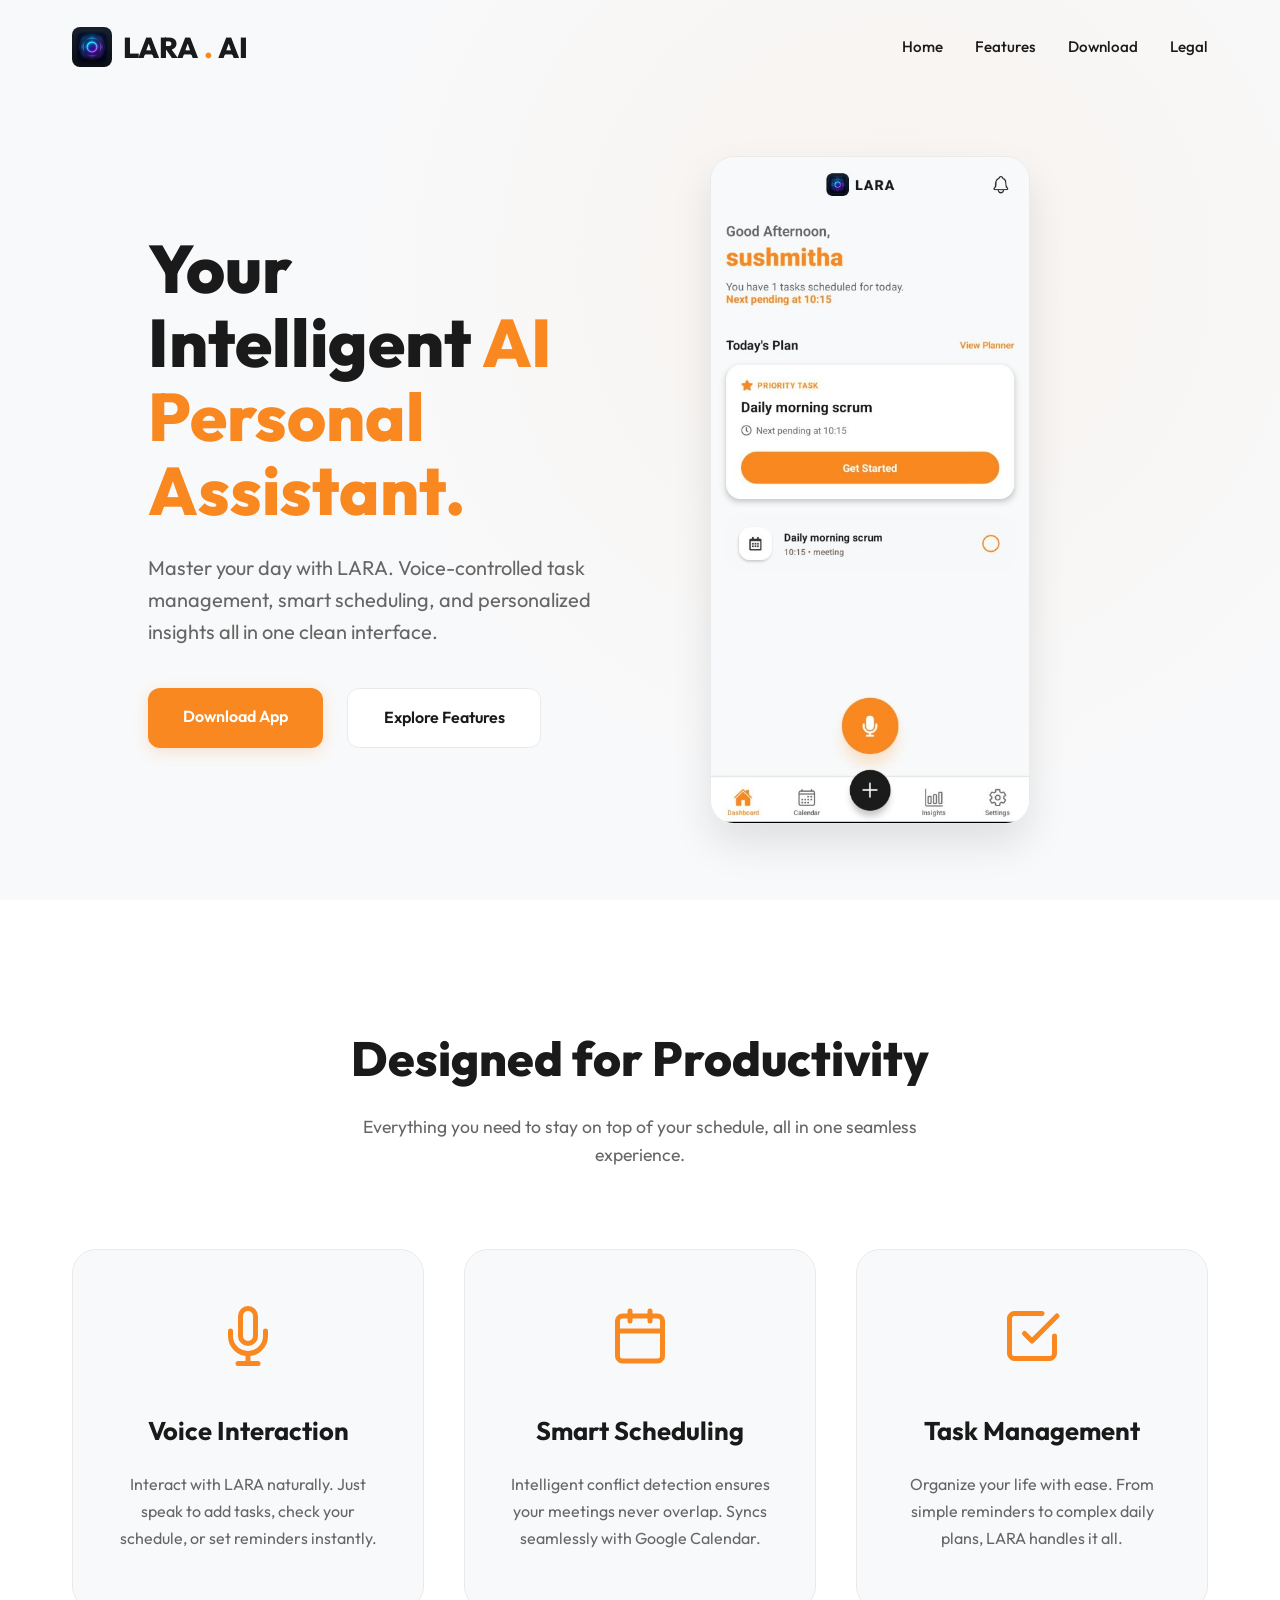
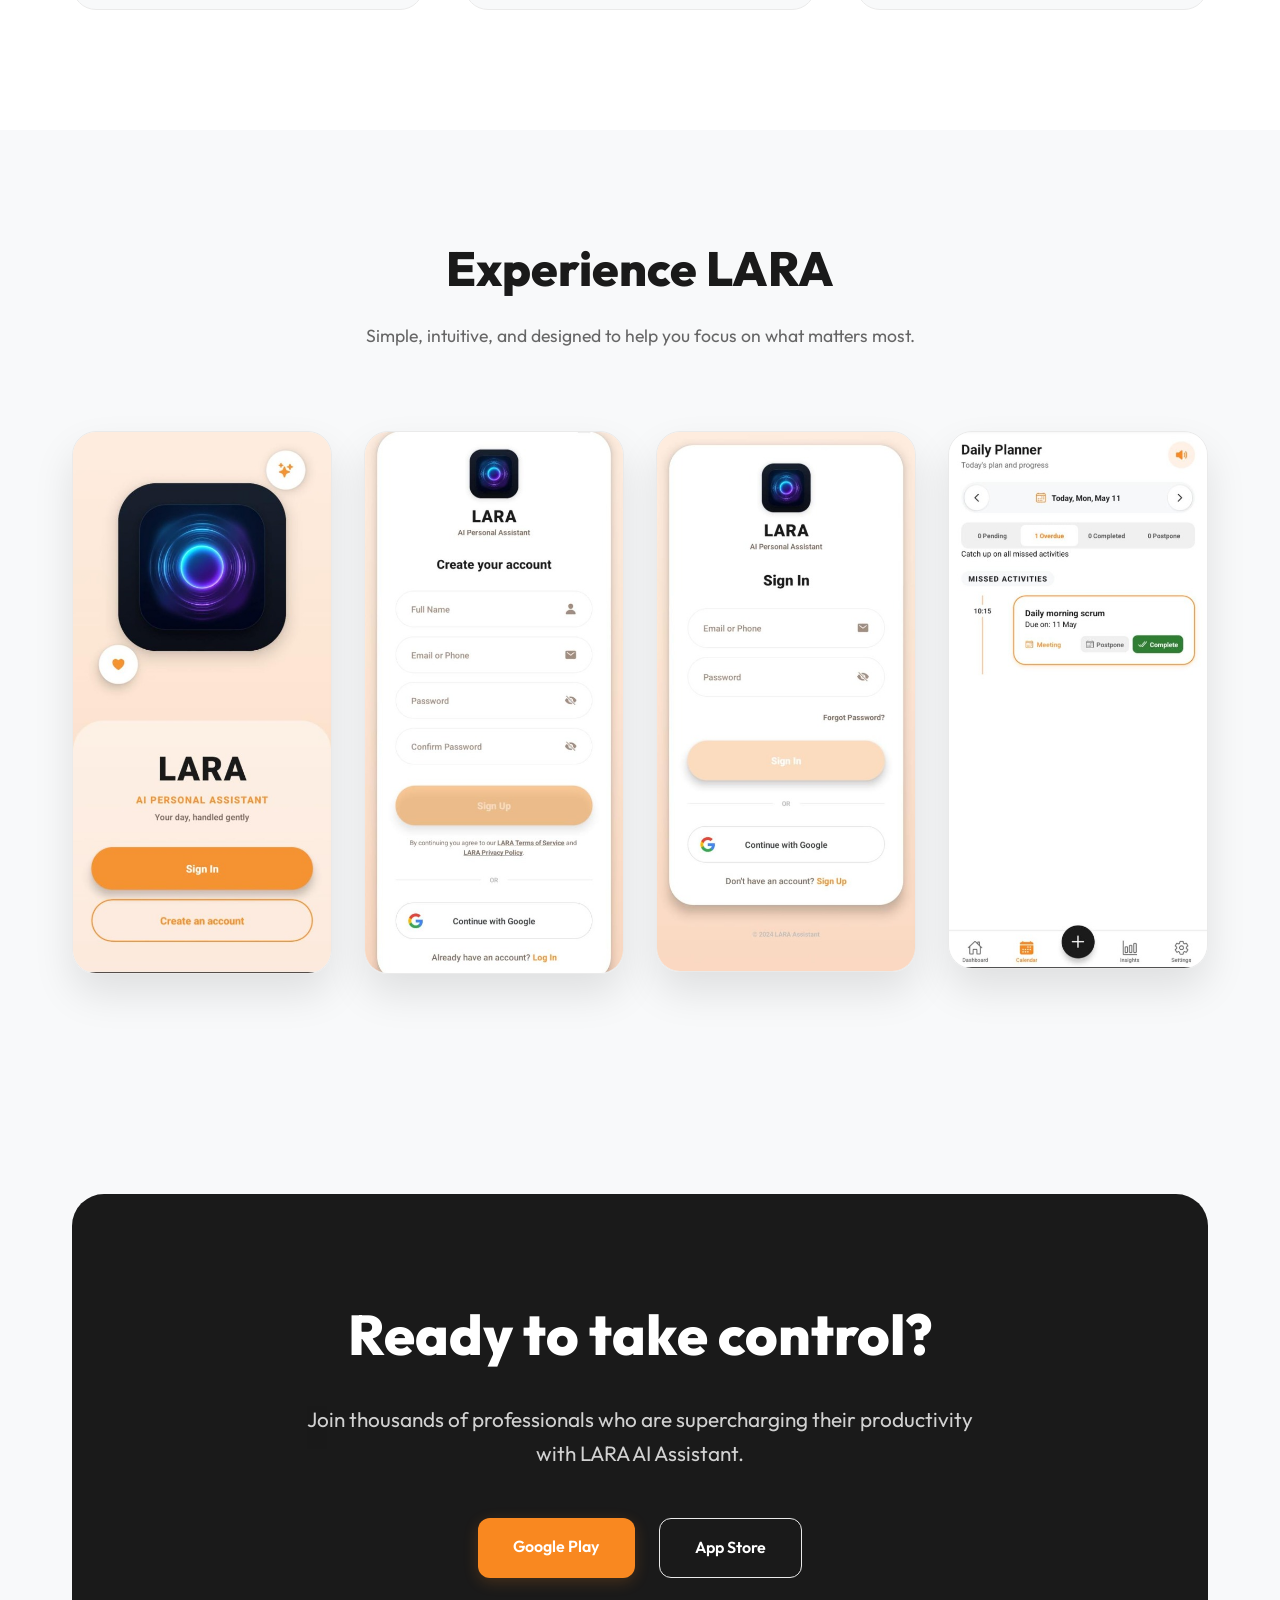
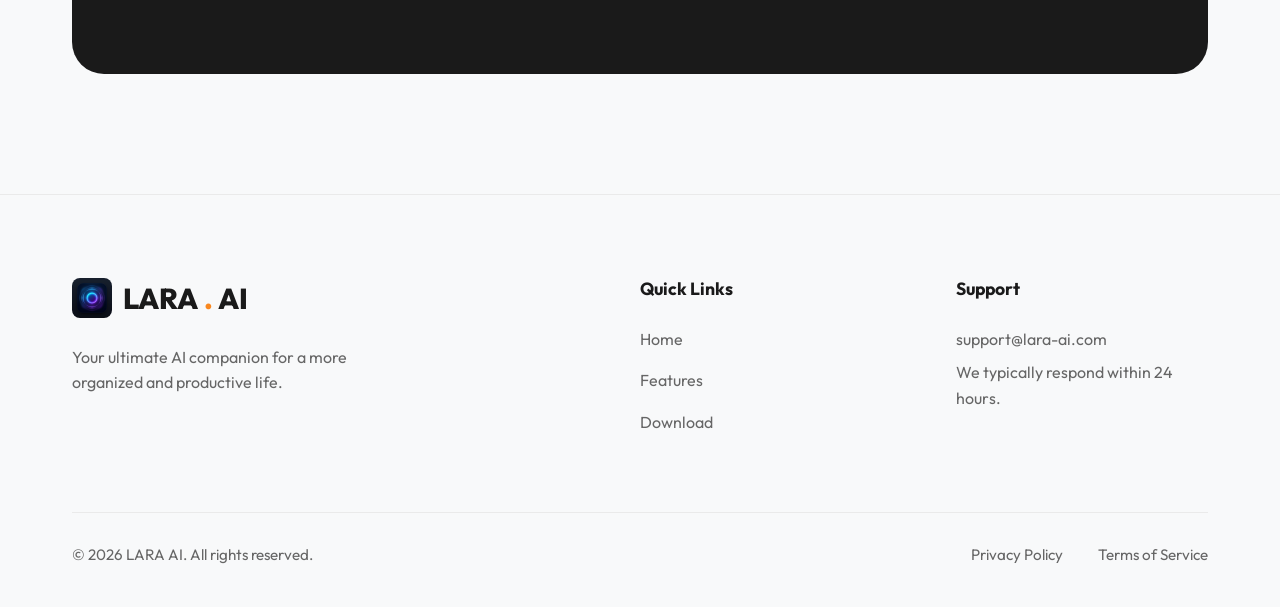
<file: index.html>
<!DOCTYPE html>
<html lang="en">
<head>
    <meta charset="UTF-8">
    <meta name="viewport" content="width=device-width, initial-scale=1.0">
    <title>LARA | Your Intelligent AI Personal Assistant</title>
    <meta name="description" content="LARA is the ultimate AI personal assistant that helps you manage tasks, schedule meetings, and stay productive with voice-driven interactions.">
    <link rel="stylesheet" href="style.css">
    <link rel="preconnect" href="https://fonts.googleapis.com">
    <link rel="preconnect" href="https://fonts.gstatic.com" crossorigin>
    <link href="https://fonts.googleapis.com/css2?family=Outfit:wght@300;400;500;600;700;800&display=swap" rel="stylesheet">
</head>
<body>
    <nav id="navbar">
        <div class="container">
            <div class="logo">
                <img src="assets/app_icon.png" alt="LARA Logo" style="height: 40px; border-radius: 8px; vertical-align: middle; margin-right: 5px;">LARA<span>.</span>AI
            </div>
            <ul class="nav-links">
                <li><a href="#home">Home</a></li>
                <li><a href="#features">Features</a></li>
                <li><a href="#download">Download</a></li>
                <li><a href="legal.html">Legal</a></li>
            </ul>
        </div>
    </nav>

    <header id="home" class="hero">
        <div class="container">
            <div class="hero-content">
                <h1 class="animate-up">Your Intelligent <span>AI Personal Assistant.</span></h1>
                <p class="animate-up delay-1">Master your day with LARA. Voice-controlled task management, smart scheduling, and personalized insights all in one clean interface.</p>
                <div class="hero-btns animate-up delay-2">
                    <a href="#download" class="btn btn-primary">Download App</a>
                    <a href="#features" class="btn btn-secondary">Explore Features</a>
                </div>
            </div>
            <div class="hero-image animate-up">
                <img src="assets/dashboard.jpg" alt="LARA Dashboard Screenshot" class="app-screenshot hero-screenshot">
            </div>
        </div>
    </header>

    <section id="features" class="features">
        <div class="container">
            <div class="section-title">
                <h2>Designed for <span>Productivity</span></h2>
                <p>Everything you need to stay on top of your schedule, all in one seamless experience.</p>
            </div>
            <div class="features-grid">
                <div class="feature-card">
                    <div class="feature-icon">
                        <svg width="60" height="60" viewBox="0 0 24 24" fill="none" stroke="#F98820" stroke-width="2" stroke-linecap="round" stroke-linejoin="round"><path d="M12 1a3 3 0 0 0-3 3v8a3 3 0 0 0 6 0V4a3 3 0 0 0-3-3z"></path><path d="M19 10v2a7 7 0 0 1-14 0v-2"></path><line x1="12" y1="19" x2="12" y2="23"></line><line x1="8" y1="23" x2="16" y2="23"></line></svg>
                    </div>
                    <h3>Voice Interaction</h3>
                    <p>Interact with LARA naturally. Just speak to add tasks, check your schedule, or set reminders instantly.</p>
                </div>
                <div class="feature-card">
                    <div class="feature-icon">
                        <svg width="60" height="60" viewBox="0 0 24 24" fill="none" stroke="#F98820" stroke-width="2" stroke-linecap="round" stroke-linejoin="round"><rect x="3" y="4" width="18" height="18" rx="2" ry="2"></rect><line x1="16" y1="2" x2="16" y2="6"></line><line x1="8" y1="2" x2="8" y2="6"></line><line x1="3" y1="10" x2="21" y2="10"></line></svg>
                    </div>
                    <h3>Smart Scheduling</h3>
                    <p>Intelligent conflict detection ensures your meetings never overlap. Syncs seamlessly with Google Calendar.</p>
                </div>
                <div class="feature-card">
                    <div class="feature-icon">
                        <svg width="60" height="60" viewBox="0 0 24 24" fill="none" stroke="#F98820" stroke-width="2" stroke-linecap="round" stroke-linejoin="round"><polyline points="9 11 12 14 22 4"></polyline><path d="M21 12v7a2 2 0 0 1-2 2H5a2 2 0 0 1-2-2V5a2 2 0 0 1 2-2h11"></path></svg>
                    </div>
                    <h3>Task Management</h3>
                    <p>Organize your life with ease. From simple reminders to complex daily plans, LARA handles it all.</p>
                </div>
            </div>
        </div>
    </section>

    <section id="showcase" class="showcase" style="padding: 100px 0; background-color: var(--bg-light);">
        <div class="container">
            <div class="section-title">
                <h2>Experience <span>LARA</span></h2>
                <p>Simple, intuitive, and designed to help you focus on what matters most.</p>
            </div>
            <div class="showcase-grid" style="display: grid; grid-template-columns: repeat(auto-fit, minmax(240px, 1fr)); gap: 2rem; justify-items: center;">
                <img src="assets/onboarding.jpg" alt="LARA Onboarding" class="app-screenshot">
                <img src="assets/signup.jpg" alt="LARA Signup" class="app-screenshot">
                <img src="assets/login.jpg" alt="LARA Login" class="app-screenshot">
                <img src="assets/planner.jpg" alt="LARA Planner" class="app-screenshot">
            </div>
        </div>
    </section>

    <section id="download" class="download">
        <div class="container">
            <div class="cta-box">
                <h2>Ready to take control?</h2>
                <p>Join thousands of professionals who are supercharging their productivity with LARA AI Assistant.</p>
                <div class="download-links">
                    <a href="#" class="btn btn-primary">Google Play</a>
                    <a href="#" class="btn btn-secondary" style="background: transparent; color: white;">App Store</a>
                </div>
            </div>
        </div>
    </section>

    <footer id="contact">
        <div class="container">
            <div class="footer-grid">
                <div class="footer-info">
                    <div class="logo" style="margin-bottom: 1rem;">
                        <img src="assets/app_icon.png" alt="LARA Logo" style="height: 40px; border-radius: 8px; vertical-align: middle; margin-right: 5px;">LARA<span>.</span>AI
                    </div>
                    <p>Your ultimate AI companion for a more organized and productive life.</p>
                </div>
                <div class="footer-links">
                    <h4>Quick Links</h4>
                    <ul>
                        <li><a href="#home">Home</a></li>
                        <li><a href="#features">Features</a></li>
                        <li><a href="#download">Download</a></li>
                    </ul>
                </div>
                <div class="footer-contact">
                    <h4>Support</h4>
                    <p>support@lara-ai.com</p>
                    <p>We typically respond within 24 hours.</p>
                </div>
            </div>
            <div class="footer-bottom">
                <p>&copy; 2026 LARA AI. All rights reserved.</p>
                <div class="legal">
                    <a href="legal.html">Privacy Policy</a>
                    <a href="legal.html">Terms of Service</a>
                </div>
            </div>
        </div>
    </footer>

    <script src="script.js"></script>
</body>
</html>
</file>
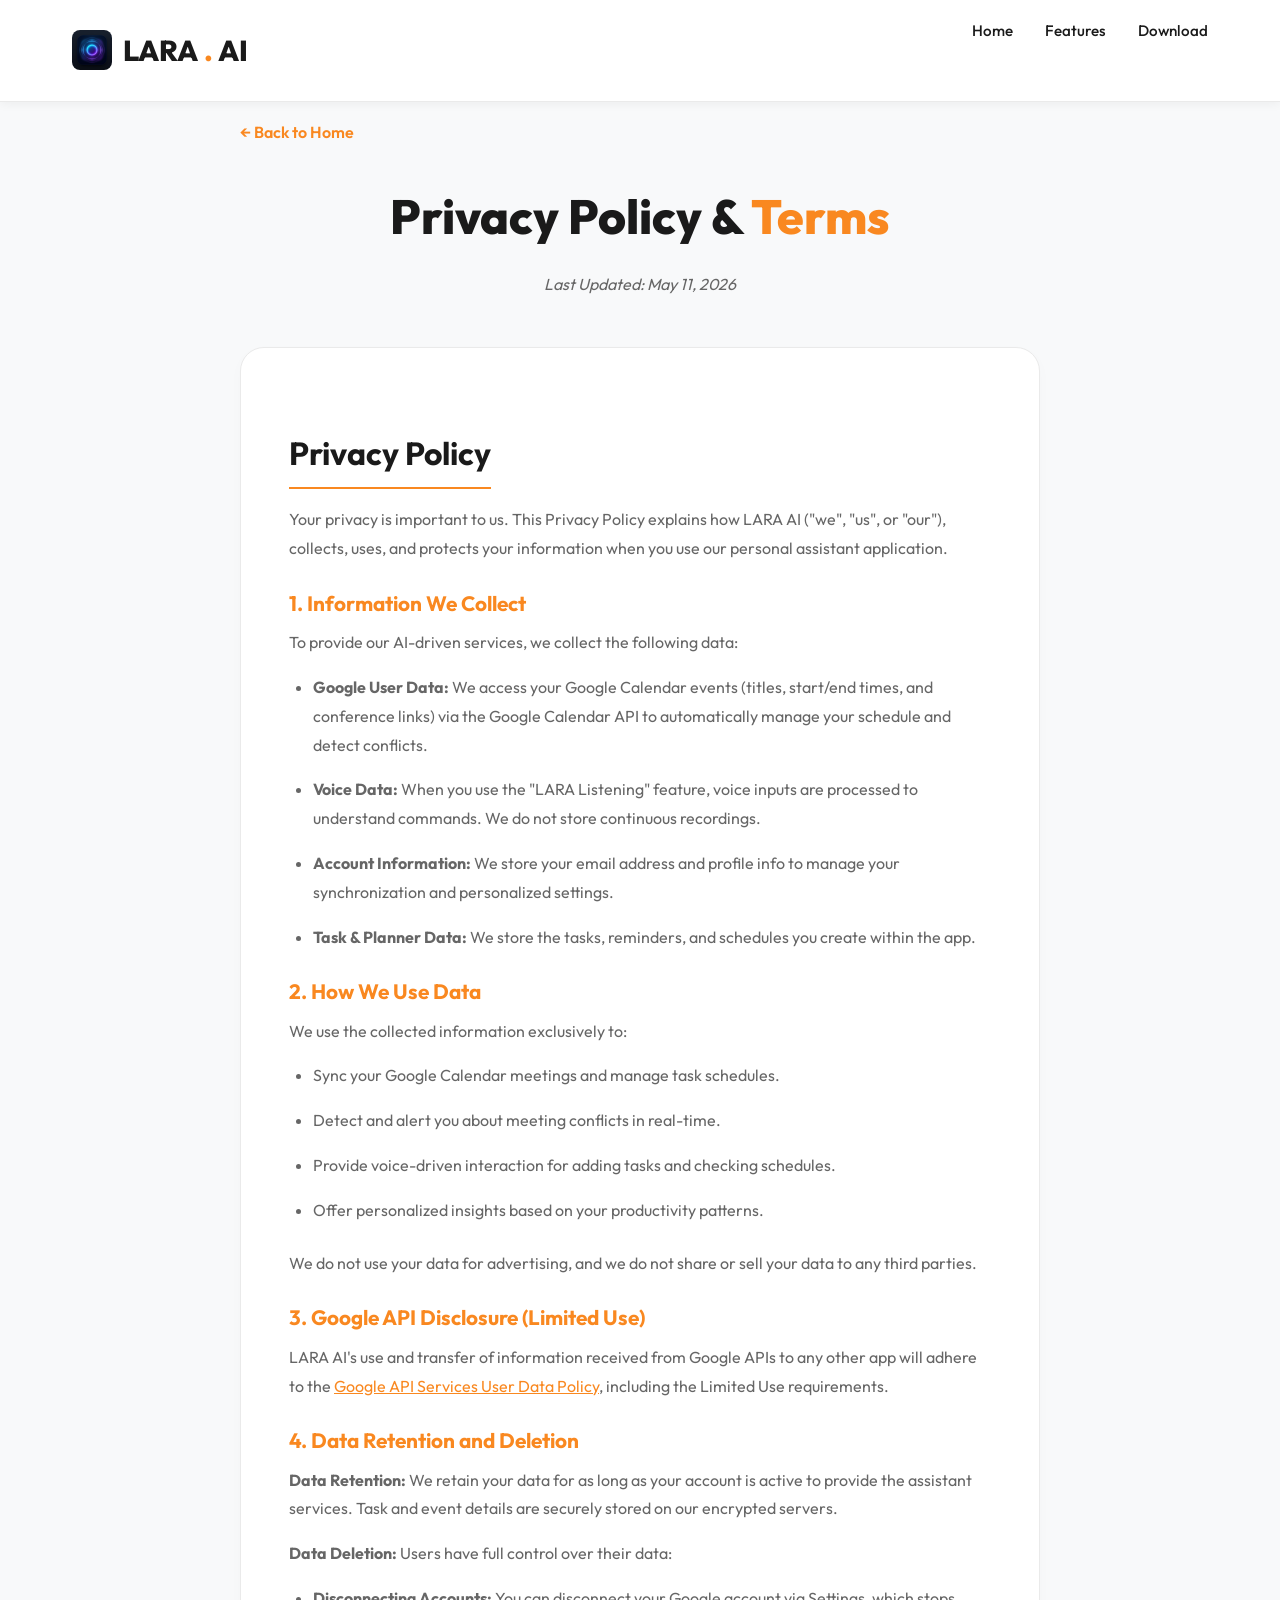
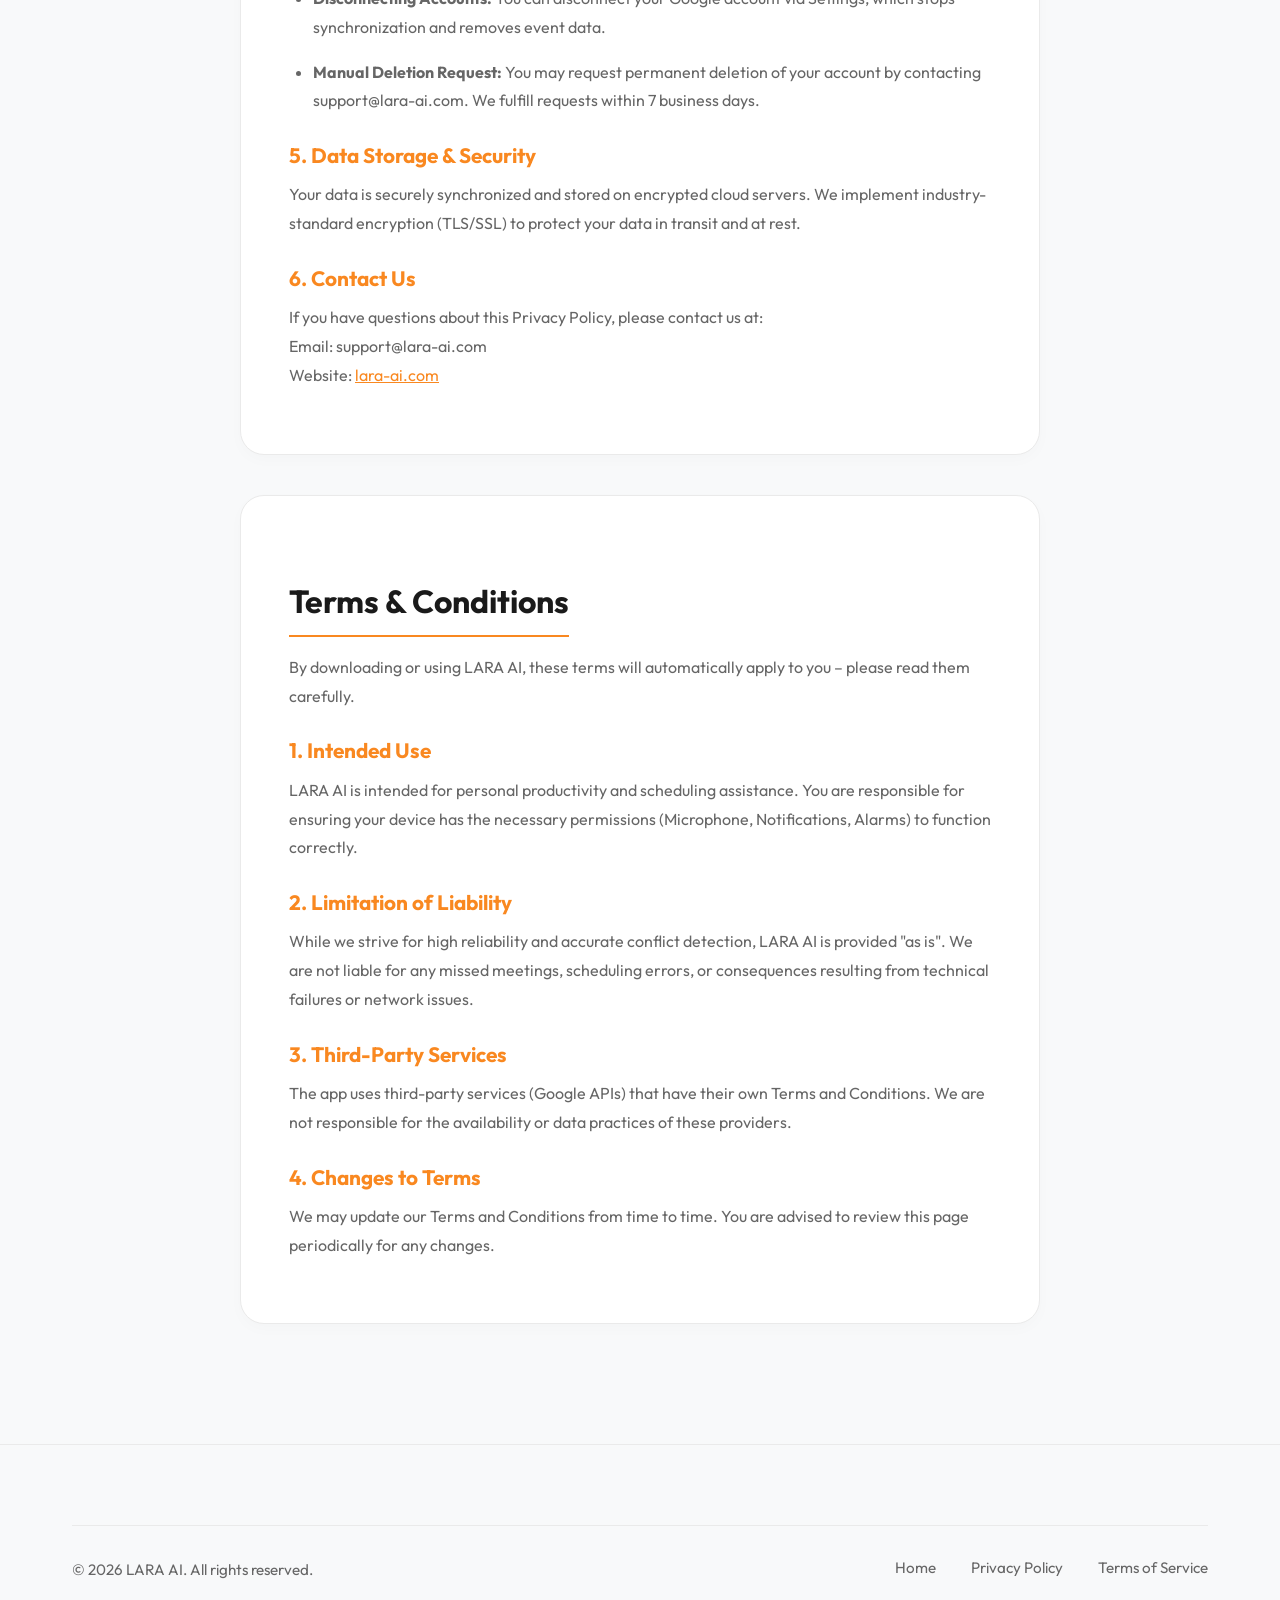
<file: legal.html>
<!DOCTYPE html>
<html lang="en">
<head>
    <meta charset="UTF-8">
    <meta name="viewport" content="width=device-width, initial-scale=1.0">
    <title>Privacy Policy & Terms | LARA AI</title>
    <link rel="stylesheet" href="style.css">
    <link rel="preconnect" href="https://fonts.googleapis.com">
    <link rel="preconnect" href="https://fonts.gstatic.com" crossorigin>
    <link href="https://fonts.googleapis.com/css2?family=Outfit:wght@300;400;500;600;700;800&display=swap" rel="stylesheet">
    <style>
        .legal-content {
            padding: 120px 0 80px;
            max-width: 800px;
            margin: 0 auto;
        }
        .legal-section {
            background: var(--bg-surface);
            border: 1px solid var(--border-light);
            padding: 3rem;
            border-radius: 24px;
            margin-bottom: 40px;
            box-shadow: 0 5px 15px rgba(0,0,0,0.02);
        }
        h1 { font-size: 3rem; margin-bottom: 1rem; text-align: center; color: var(--text-dark); font-weight: 800; }
        h1 span { color: var(--primary); }
        h2 { font-size: 2rem; margin: 2rem 0 1rem; color: var(--text-dark); border-bottom: 2px solid var(--primary); padding-bottom: 0.5rem; display: inline-block; }
        h3 { font-size: 1.3rem; margin: 1.5rem 0 0.5rem; color: var(--primary); font-weight: 700; }
        p, li { color: var(--text-gray); margin-bottom: 1rem; line-height: 1.8; }
        ul { margin-left: 1.5rem; margin-bottom: 1.5rem; }
        .last-updated { text-align: center; color: var(--text-gray); margin-bottom: 3rem; font-style: italic; }
        .back-link { display: inline-block; margin-bottom: 2rem; color: var(--primary); text-decoration: none; font-weight: 600; }
        .back-link:hover { text-decoration: underline; }
    </style>
</head>
<body style="background-color: var(--bg-light);">
    <nav id="navbar" class="scrolled">
        <div class="container">
            <div class="logo">
                <img src="assets/app_icon.png" alt="LARA Logo" style="height: 40px; border-radius: 8px; vertical-align: middle; margin-right: 5px;">LARA<span>.</span>AI
            </div>
            <ul class="nav-links">
                <li><a href="index.html#home">Home</a></li>
                <li><a href="index.html#features">Features</a></li>
                <li><a href="index.html#download">Download</a></li>
            </ul>
        </div>
    </nav>

    <main class="container legal-content">
        <a href="index.html" class="back-link">← Back to Home</a>
        
        <h1>Privacy Policy & <span>Terms</span></h1>
        <p class="last-updated">Last Updated: May 11, 2026</p>

        <section class="legal-section">
            <h2>Privacy Policy</h2>
            <p>Your privacy is important to us. This Privacy Policy explains how LARA AI ("we", "us", or "our"), collects, uses, and protects your information when you use our personal assistant application.</p>

            <h3>1. Information We Collect</h3>
            <p>To provide our AI-driven services, we collect the following data:</p>
            <ul>
                <li><strong>Google User Data:</strong> We access your Google Calendar events (titles, start/end times, and conference links) via the Google Calendar API to automatically manage your schedule and detect conflicts.</li>
                <li><strong>Voice Data:</strong> When you use the "LARA Listening" feature, voice inputs are processed to understand commands. We do not store continuous recordings.</li>
                <li><strong>Account Information:</strong> We store your email address and profile info to manage your synchronization and personalized settings.</li>
                <li><strong>Task & Planner Data:</strong> We store the tasks, reminders, and schedules you create within the app.</li>
            </ul>

            <h3>2. How We Use Data</h3>
            <p>We use the collected information exclusively to:</p>
            <ul>
                <li>Sync your Google Calendar meetings and manage task schedules.</li>
                <li>Detect and alert you about meeting conflicts in real-time.</li>
                <li>Provide voice-driven interaction for adding tasks and checking schedules.</li>
                <li>Offer personalized insights based on your productivity patterns.</li>
            </ul>
            <p>We do not use your data for advertising, and we do not share or sell your data to any third parties.</p>

            <h3>3. Google API Disclosure (Limited Use)</h3>
            <p>LARA AI's use and transfer of information received from Google APIs to any other app will adhere to the <a href="https://developers.google.com/terms/api-services-user-data-policy" style="color: var(--primary);">Google API Services User Data Policy</a>, including the Limited Use requirements.</p>

            <h3>4. Data Retention and Deletion</h3>
            <p><strong>Data Retention:</strong> We retain your data for as long as your account is active to provide the assistant services. Task and event details are securely stored on our encrypted servers.</p>
            <p><strong>Data Deletion:</strong> Users have full control over their data:</p>
            <ul>
                <li><strong>Disconnecting Accounts:</strong> You can disconnect your Google account via Settings, which stops synchronization and removes event data.</li>
                <li><strong>Manual Deletion Request:</strong> You may request permanent deletion of your account by contacting support@lara-ai.com. We fulfill requests within 7 business days.</li>
            </ul>

            <h3>5. Data Storage & Security</h3>
            <p>Your data is securely synchronized and stored on encrypted cloud servers. We implement industry-standard encryption (TLS/SSL) to protect your data in transit and at rest.</p>

            <h3>6. Contact Us</h3>
            <p>If you have questions about this Privacy Policy, please contact us at:<br>
            Email: support@lara-ai.com<br>
            Website: <a href="index.html" style="color: var(--primary);">lara-ai.com</a></p>
        </section>

        <section class="legal-section">
            <h2>Terms & Conditions</h2>
            <p>By downloading or using LARA AI, these terms will automatically apply to you – please read them carefully.</p>

            <h3>1. Intended Use</h3>
            <p>LARA AI is intended for personal productivity and scheduling assistance. You are responsible for ensuring your device has the necessary permissions (Microphone, Notifications, Alarms) to function correctly.</p>

            <h3>2. Limitation of Liability</h3>
            <p>While we strive for high reliability and accurate conflict detection, LARA AI is provided "as is". We are not liable for any missed meetings, scheduling errors, or consequences resulting from technical failures or network issues.</p>

            <h3>3. Third-Party Services</h3>
            <p>The app uses third-party services (Google APIs) that have their own Terms and Conditions. We are not responsible for the availability or data practices of these providers.</p>

            <h3>4. Changes to Terms</h3>
            <p>We may update our Terms and Conditions from time to time. You are advised to review this page periodically for any changes.</p>
        </section>
    </main>

    <footer>
        <div class="container">
            <div class="footer-bottom">
                <p>&copy; 2026 LARA AI. All rights reserved.</p>
                <div class="legal">
                    <a href="index.html">Home</a>
                    <a href="legal.html">Privacy Policy</a>
                    <a href="legal.html">Terms of Service</a>
                </div>
            </div>
        </div>
    </footer>
</body>
</html>
</file>
<file: style.css>
:root {
    --primary: #F98820; /* Vibrant Orange from App */
    --primary-glow: rgba(249, 136, 32, 0.2);
    --secondary: #666666;
    --bg-light: #F8F9FA;
    --bg-surface: #FFFFFF;
    --text-dark: #1A1A1A;
    --text-gray: #666666;
    --border-light: #EAEAEA;
    --font-main: 'Outfit', sans-serif;
}

* {
    margin: 0;
    padding: 0;
    box-sizing: border-box;
}

body {
    font-family: var(--font-main);
    background-color: var(--bg-light);
    color: var(--text-dark);
    line-height: 1.6;
    overflow-x: hidden;
}

.container {
    max-width: 1200px;
    margin: 0 auto;
    padding: 0 2rem;
}

/* Navbar */
#navbar {
    position: fixed;
    top: 0;
    width: 100%;
    z-index: 1000;
    padding: 1.5rem 0;
    transition: background 0.3s, box-shadow 0.3s;
}

#navbar.scrolled {
    background: rgba(255, 255, 255, 0.9);
    backdrop-filter: blur(10px);
    padding: 1rem 0;
    box-shadow: 0 2px 10px rgba(0,0,0,0.05);
    border-bottom: 1px solid var(--border-light);
}

#navbar .container {
    display: flex;
    justify-content: space-between;
    align-items: center;
}

.logo {
    display: flex;
    align-items: center;
    gap: 0.4rem;
    font-size: 1.8rem;
    font-weight: 800;
    color: var(--text-dark);
    text-decoration: none;
}

.logo-icon {
    width: 40px;
    height: 40px;
    background: #000;
    border-radius: 10px;
    display: flex;
    align-items: center;
    justify-content: center;
    position: relative;
    overflow: hidden;
    box-shadow: 0 4px 10px rgba(0,0,0,0.2);
}

.logo-icon .ring {
    width: 24px;
    height: 24px;
    border-radius: 50%;
    border: 3px solid transparent;
    background: linear-gradient(#000, #000) padding-box,
                linear-gradient(45deg, #BB86FC, #03DAC6) border-box;
    position: relative;
    animation: rotateRing 4s linear infinite;
}

.logo-icon .ring::after {
    content: '';
    position: absolute;
    top: 50%;
    left: 50%;
    transform: translate(-50%, -50%);
    width: 8px;
    height: 8px;
    background: #00d4ff;
    border-radius: 50%;
    box-shadow: 0 0 10px #00d4ff;
}

@keyframes rotateRing {
    to { transform: rotate(360deg); }
}

.logo span {
    color: var(--primary);
    margin: 0 -1px;
}

.nav-links {
    display: flex;
    list-style: none;
    gap: 2rem;
}

.nav-links a {
    color: var(--text-dark);
    text-decoration: none;
    font-weight: 500;
    font-size: 0.95rem;
    transition: color 0.3s;
}

.nav-links a:hover {
    color: var(--primary);
}

/* Hero Section */
.hero {
    height: 100vh;
    display: flex;
    align-items: center;
    padding-top: 80px;
    background: radial-gradient(circle at 70% 30%, rgba(249, 136, 32, 0.05), transparent 50%);
}

.hero .container {
    display: flex;
    align-items: center;
    justify-content: space-between;
}

.hero-content {
    flex: 1;
    max-width: 600px;
}

.hero h1 {
    font-size: 4.2rem;
    line-height: 1.1;
    font-weight: 800;
    margin-bottom: 1.5rem;
    color: var(--text-dark);
}

.hero h1 span {
    color: var(--primary);
}

.hero p {
    font-size: 1.25rem;
    color: var(--text-gray);
    margin-bottom: 2.5rem;
}

.hero-btns {
    display: flex;
    gap: 1.5rem;
}

.btn {
    padding: 1rem 2.2rem;
    border-radius: 12px;
    text-decoration: none;
    font-weight: 600;
    transition: all 0.3s ease;
    display: inline-block;
}

.btn-primary {
    background-color: var(--primary);
    color: white;
    box-shadow: 0 4px 15px var(--primary-glow);
}

.btn-secondary {
    background-color: var(--bg-surface);
    color: var(--text-dark);
    border: 1px solid var(--border-light);
}

.btn:hover {
    transform: translateY(-3px);
    box-shadow: 0 8px 20px rgba(249, 136, 32, 0.25);
}

.hero-image {
    flex: 1;
    display: flex;
    justify-content: center;
    position: relative;
    padding: 2rem;
}

.app-screenshot {
    width: 100%;
    max-width: 300px;
    height: auto;
    border-radius: 24px;
    box-shadow: 0 20px 40px rgba(0,0,0,0.1);
    transition: transform 0.3s ease;
    border: 1px solid var(--border-light);
}

.hero-screenshot {
    max-width: 320px;
}

.app-screenshot:hover {
    transform: translateY(-10px) scale(1.02);
}

/* Features */
.features {
    padding: 120px 0;
    background-color: var(--bg-surface);
}

.section-title {
    text-align: center;
    margin-bottom: 80px;
}

.section-title h2 {
    font-size: 3rem;
    margin-bottom: 1rem;
    font-weight: 800;
}

.section-title p {
    color: var(--text-gray);
    max-width: 600px;
    margin: 0 auto;
    font-size: 1.1rem;
}

.features-grid {
    display: grid;
    grid-template-columns: repeat(auto-fit, minmax(300px, 1fr));
    gap: 2.5rem;
}

.feature-card {
    background: var(--bg-light);
    border: 1px solid var(--border-light);
    padding: 3.5rem 2.5rem;
    border-radius: 24px;
    text-align: center;
    transition: all 0.3s ease;
}

.feature-card:hover {
    transform: translateY(-10px);
    background: var(--bg-surface);
    box-shadow: 0 15px 30px rgba(0,0,0,0.05);
    border-color: var(--primary);
}

.feature-icon {
    font-size: 3rem;
    margin-bottom: 1.5rem;
    display: block;
}

.feature-card h3 {
    font-size: 1.6rem;
    margin-bottom: 1.2rem;
    font-weight: 700;
}

.feature-card p {
    color: var(--text-gray);
    line-height: 1.7;
}

/* Download Section */
.download {
    padding: 120px 0;
}

.cta-box {
    background-color: var(--text-dark);
    color: white;
    padding: 6rem 3rem;
    border-radius: 32px;
    text-align: center;
    position: relative;
    overflow: hidden;
}

.cta-box h2 {
    font-size: 3.5rem;
    margin-bottom: 1.5rem;
    font-weight: 800;
}

.cta-box p {
    font-size: 1.3rem;
    opacity: 0.8;
    margin-bottom: 3rem;
    max-width: 700px;
    margin-left: auto;
    margin-right: auto;
}

.download-links {
    display: flex;
    justify-content: center;
    gap: 1.5rem;
}

/* Footer */
footer {
    background-color: var(--bg-light);
    padding: 80px 0 40px;
    border-top: 1px solid var(--border-light);
}

.footer-grid {
    display: grid;
    grid-template-columns: 2fr 1fr 1fr;
    gap: 4rem;
    margin-bottom: 60px;
}

.footer-info p {
    color: var(--text-gray);
    margin-top: 1.5rem;
    max-width: 300px;
}

.footer-links h4, .footer-contact h4 {
    margin-bottom: 1.5rem;
    font-size: 1.1rem;
    font-weight: 700;
}

.footer-links ul {
    list-style: none;
}

.footer-links li {
    margin-bottom: 1rem;
}

.footer-links a {
    color: var(--text-gray);
    text-decoration: none;
    transition: color 0.2s;
}

.footer-links a:hover {
    color: var(--primary);
}

.footer-contact p {
    color: var(--text-gray);
    margin-bottom: 0.5rem;
}

.footer-bottom {
    display: flex;
    justify-content: space-between;
    padding-top: 30px;
    border-top: 1px solid var(--border-light);
    color: var(--text-gray);
    font-size: 0.95rem;
}

.legal a {
    color: var(--text-gray);
    text-decoration: none;
    margin-left: 2rem;
}

.legal a:hover {
    color: var(--primary);
}

/* Animations */
.animate-up {
    opacity: 0;
    transform: translateY(30px);
    animation: fadeInUp 0.8s forwards ease-out;
}

.delay-1 { animation-delay: 0.2s; }
.delay-2 { animation-delay: 0.4s; }

@keyframes fadeInUp {
    to {
        opacity: 1;
        transform: translateY(0);
    }
}

/* Mobile Responsive */
@media (max-width: 968px) {
    .hero .container {
        flex-direction: column;
        text-align: center;
    }
    
    .hero h1 {
        font-size: 3.2rem;
    }
    
    .hero-btns {
        justify-content: center;
    }
    
    .hero-image {
        margin-top: 4rem;
    }
    
    .footer-grid {
        grid-template-columns: 1fr;
        gap: 3rem;
    }
}
</file>
